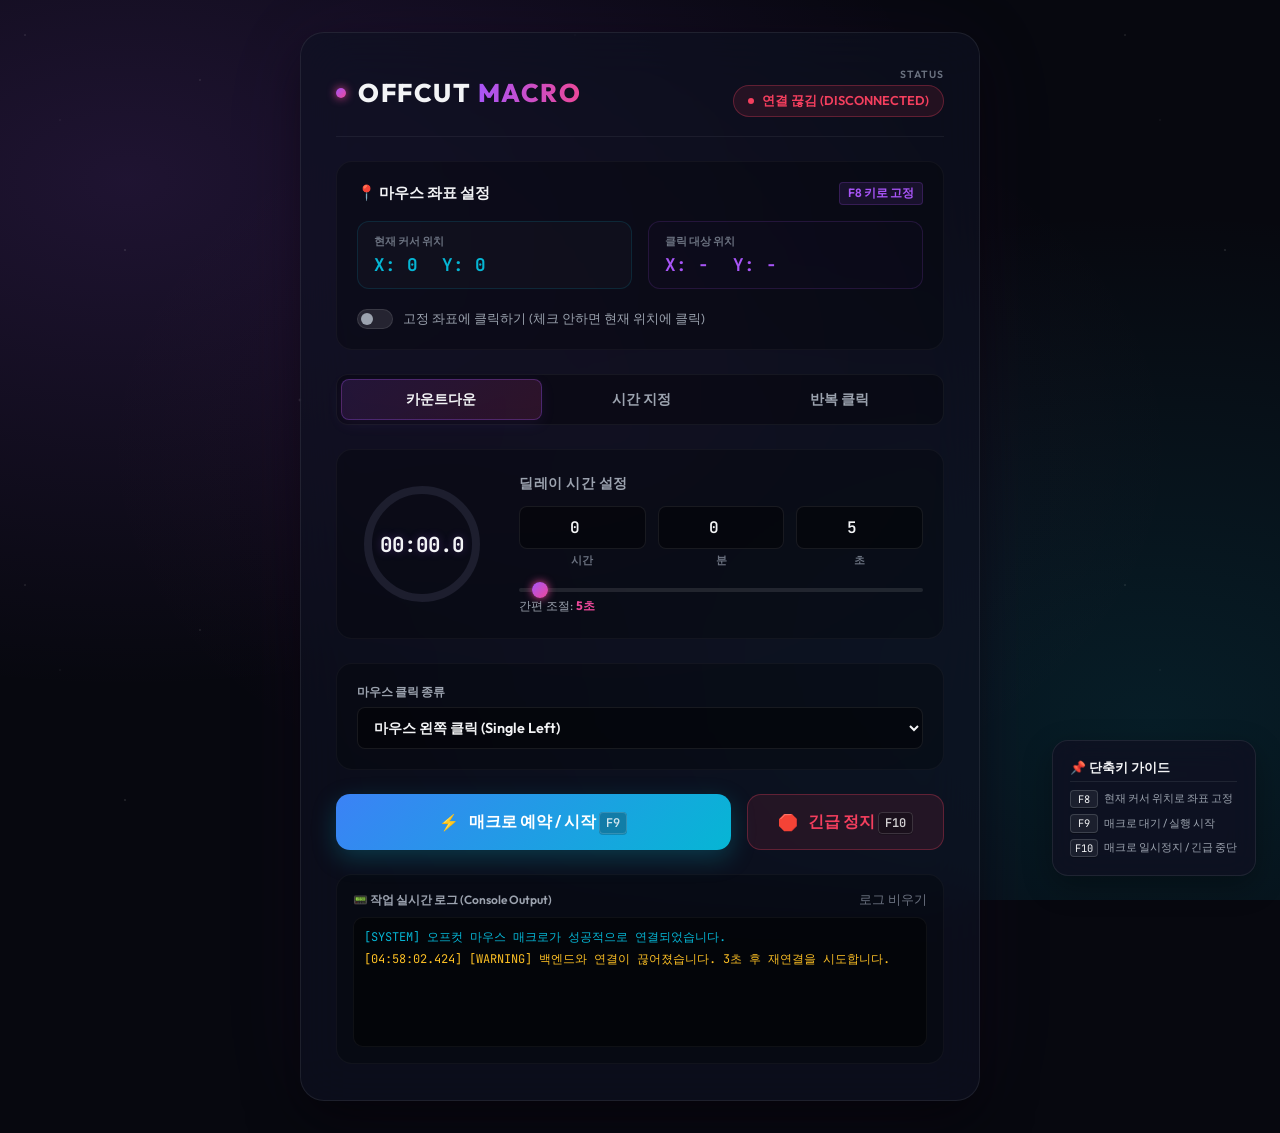
<file: index.html>
<!DOCTYPE html>
<html lang="ko">
<head>
    <meta charset="UTF-8">
    <meta name="viewport" content="width=device-width, initial-scale=1.0">
    <title>오프컷 마우스 매크로 (Offcut Mouse Macro)</title>
    <link rel="stylesheet" href="style.css">
    <!-- Google Fonts for premium typography -->
    <link rel="preconnect" href="https://fonts.googleapis.com">
    <link rel="preconnect" href="https://fonts.gstatic.com" crossorigin>
    <link href="https://fonts.googleapis.com/css2?family=Outfit:wght@300;400;600;800&family=JetBrains+Mono:wght@400;700&display=swap" rel="stylesheet">
</head>
<body>
    <div class="stars-bg"></div>
    <div class="container">
        <!-- Main Card -->
        <main class="app-card">
            
            <!-- Header Section -->
            <header class="app-header">
                <div class="logo-area">
                    <span class="logo-dot"></span>
                    <h1 id="main-title">OFFCUT <span>MACRO</span></h1>
                </div>
                <!-- Status Badge -->
                <div class="status-panel">
                    <span class="status-label">STATUS</span>
                    <div id="status-badge" class="badge idle">
                        <span class="badge-dot"></span>
                        <span id="status-text">대기 중 (IDLE)</span>
                    </div>
                </div>
            </header>

            <!-- Coordinate Panel (X, Y) -->
            <section class="coord-section card-inner">
                <div class="coordinate-header">
                    <h2><span class="icon">📍</span> 마우스 좌표 설정</h2>
                    <span class="hotkey-hint">F8 키로 고정</span>
                </div>
                
                <div class="coordinate-layout">
                    <!-- Real-time position tracking -->
                    <div class="coord-box live">
                        <span class="coord-title">현재 커서 위치</span>
                        <div class="coord-vals">
                            <div>X: <span id="live-x">0</span></div>
                            <div>Y: <span id="live-y">0</span></div>
                        </div>
                    </div>

                    <!-- Target / Locked Position -->
                    <div class="coord-box locked">
                        <span class="coord-title">클릭 대상 위치</span>
                        <div class="coord-vals" id="locked-coord-display">
                            <div>X: <span id="lock-x">-</span></div>
                            <div>Y: <span id="lock-y">-</span></div>
                        </div>
                    </div>
                </div>

                <div class="coord-controls">
                    <label class="toggle-switch">
                        <input type="checkbox" id="use-locked-coords">
                        <span class="slider"></span>
                        <span class="toggle-label">고정 좌표에 클릭하기 (체크 안하면 현재 위치에 클릭)</span>
                    </label>
                </div>
            </section>

            <!-- Mode Selector Tabs -->
            <nav class="mode-tabs">
                <button class="tab-btn active" data-tab="countdown">카운트다운</button>
                <button class="tab-btn" data-tab="scheduled">시간 지정</button>
                <button class="tab-btn" data-tab="interval">반복 클릭</button>
            </nav>

            <!-- Configurations Content -->
            <section class="config-content card-inner">
                
                <!-- 1. Countdown Mode Panel -->
                <div class="tab-pane active" id="pane-countdown">
                    <div class="countdown-layout">
                        <!-- Left: Circular Visual Gauge -->
                        <div class="gauge-column">
                            <div class="progress-ring-container">
                                <svg class="progress-ring" width="130" height="130">
                                    <circle class="progress-ring__circle-bg" stroke="#1d1e2e" stroke-width="8" fill="transparent" r="54" cx="65" cy="65" />
                                    <circle class="progress-ring__circle" id="progress-ring-circle" stroke="url(#gradient)" stroke-width="8" fill="transparent" r="54" cx="65" cy="65" />
                                    <defs>
                                        <linearGradient id="gradient" x1="0%" y1="0%" x2="100%" y2="100%">
                                            <stop offset="0%" stop-color="#a855f7" />
                                            <stop offset="100%" stop-color="#ec4899" />
                                        </linearGradient>
                                    </defs>
                                </svg>
                                <div class="countdown-timer-display" id="time-display">00:00.0</div>
                            </div>
                        </div>
                        
                        <!-- Right: Numerical Controls -->
                        <div class="inputs-column">
                            <h3>딜레이 시간 설정</h3>
                            <div class="delay-inputs">
                                <div class="number-input-group">
                                    <input type="number" id="delay-h" min="0" max="99" value="0">
                                    <label>시간</label>
                                </div>
                                <div class="number-input-group">
                                    <input type="number" id="delay-m" min="0" max="59" value="0">
                                    <label>분</label>
                                </div>
                                <div class="number-input-group">
                                    <input type="number" id="delay-s" min="0" max="59" value="5">
                                    <label>초</label>
                                </div>
                            </div>
                            <div class="slider-container">
                                <input type="range" id="delay-slider" min="1" max="120" value="5">
                                <span class="slider-value">간편 조절: <strong id="slider-val-display">5초</strong></span>
                            </div>
                        </div>
                    </div>
                </div>

                <!-- 2. Scheduled Absolute Time Mode Panel -->
                <div class="tab-pane" id="pane-scheduled">
                    <h3>클릭할 목표 시각 설정</h3>
                    <p class="pane-description">정해진 서버 시간/로컬 시간에 정밀하게 1회 클릭을 예약합니다. (티켓팅 및 수강신청에 유용)</p>
                    
                    <div class="datetime-grid">
                        <div class="datetime-picker-wrapper">
                            <label for="schedule-date">예약 일자 및 시각</label>
                            <input type="datetime-local" id="schedule-date">
                        </div>
                        
                        <div class="ms-input-wrapper">
                            <label for="schedule-ms">밀리초 설정 (ms)</label>
                            <div class="ms-input-box">
                                <input type="number" id="schedule-ms" min="0" max="999" value="0" placeholder="0">
                                <span class="unit">ms</span>
                            </div>
                        </div>
                    </div>

                    <div class="realtime-clock-box">
                        <span>현재 로컬 시각:</span>
                        <strong id="live-clock">2026-05-26 00:00:00.000</strong>
                    </div>
                </div>

                <!-- 3. Interval Clicker Mode Panel -->
                <div class="tab-pane" id="pane-interval">
                    <h3>클릭 반복 주기 및 횟수</h3>
                    <p class="pane-description">종료하거나 지정 횟수에 다다를 때까지 반복해서 계속 클릭합니다.</p>
                    
                    <div class="interval-options">
                        <div class="option-row">
                            <label for="click-interval">클릭 간격 (주기)</label>
                            <div class="input-with-unit">
                                <input type="number" id="click-interval" min="1" value="100">
                                <select id="interval-unit">
                                    <option value="ms">밀리초 (ms)</option>
                                    <option value="s">초 (s)</option>
                                </select>
                            </div>
                        </div>

                        <div class="option-row">
                            <label>클릭 횟수</label>
                            <div class="limit-selector">
                                <label class="radio-label">
                                    <input type="radio" name="click-limit-type" id="limit-infinite" checked>
                                    <span>무한 반복</span>
                                </label>
                                <label class="radio-label">
                                    <input type="radio" name="click-limit-type" id="limit-number">
                                    <span>지정 횟수</span>
                                </label>
                                <input type="number" id="click-count" min="1" value="10" disabled>
                            </div>
                        </div>
                    </div>
                </div>

            </section>

            <!-- Global Action Parameter Settings -->
            <section class="click-settings card-inner">
                <div class="settings-grid">
                    <div class="setting-item">
                        <label for="click-type-select">마우스 클릭 종류</label>
                        <select id="click-type-select">
                            <option value="left" selected>마우스 왼쪽 클릭 (Single Left)</option>
                            <option value="right">마우스 오른쪽 클릭 (Single Right)</option>
                            <option value="double">마우스 왼쪽 더블 클릭 (Double Left)</option>
                        </select>
                    </div>
                </div>
            </section>

            <!-- Run & Stop Action Buttons -->
            <footer class="app-actions">
                <button id="btn-start" class="btn primary">
                    <span class="btn-ripple"></span>
                    <span class="btn-icon">⚡</span>
                    <span class="btn-text">매크로 예약 / 시작 <kbd>F9</kbd></span>
                </button>
                <button id="btn-stop" class="btn secondary">
                    <span class="btn-ripple"></span>
                    <span class="btn-icon">🛑</span>
                    <span class="btn-text">긴급 정지 <kbd>F10</kbd></span>
                </button>
            </footer>

            <!-- Live Operations Console Log -->
            <section class="console-section card-inner">
                <div class="console-header">
                    <span>📟 작업 실시간 로그 (Console Output)</span>
                    <button id="btn-clear-log" class="text-btn">로그 비우기</button>
                </div>
                <div id="console-log" class="console-log">
                    <div class="log-line system">[SYSTEM] 오프컷 마우스 매크로가 성공적으로 연결되었습니다.</div>
                </div>
            </section>

        </main>
    </div>

    <!-- Hotkeys floating helper sheet -->
    <div class="hotkey-sheet">
        <h3>📌 단축키 가이드</h3>
        <ul>
            <li><kbd>F8</kbd> 현재 커서 위치로 좌표 고정</li>
            <li><kbd>F9</kbd> 매크로 대기 / 실행 시작</li>
            <li><kbd>F10</kbd> 매크로 일시정지 / 긴급 중단</li>
        </ul>
    </div>
    <script src="script.js"></script>
</body>
</html>
</file>
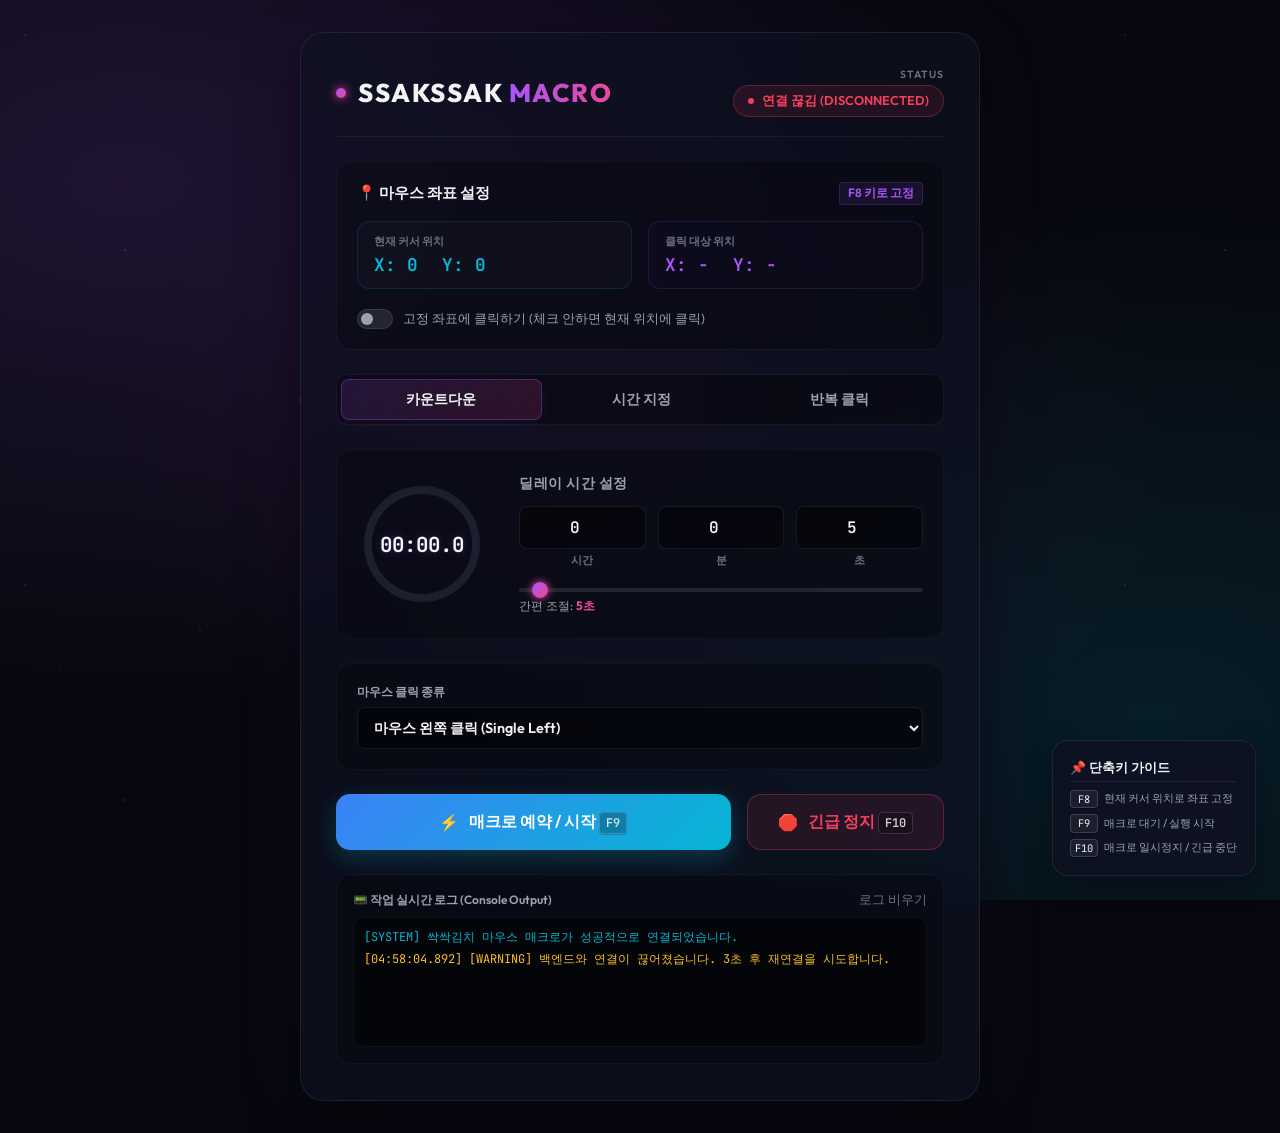
<file: legacy_unused/index.html>
<!DOCTYPE html>
<html lang="ko">
<head>
    <meta charset="UTF-8">
    <meta name="viewport" content="width=device-width, initial-scale=1.0">
    <title>싹싹김치 마우스 매크로 (SsakSsak Macro)</title>
    <link rel="stylesheet" href="style.css">
    <!-- Google Fonts for premium typography -->
    <link rel="preconnect" href="https://fonts.googleapis.com">
    <link rel="preconnect" href="https://fonts.gstatic.com" crossorigin>
    <link href="https://fonts.googleapis.com/css2?family=Outfit:wght@300;400;600;800&family=JetBrains+Mono:wght@400;700&display=swap" rel="stylesheet">
</head>
<body>
    <div class="stars-bg"></div>
    <div class="container">
        <!-- Main Card -->
        <main class="app-card">
            
            <!-- Header Section -->
            <header class="app-header">
                <div class="logo-area">
                    <span class="logo-dot"></span>
                    <h1 id="main-title">SSAKSSAK <span>MACRO</span></h1>
                </div>
                <!-- Status Badge -->
                <div class="status-panel">
                    <span class="status-label">STATUS</span>
                    <div id="status-badge" class="badge idle">
                        <span class="badge-dot"></span>
                        <span id="status-text">대기 중 (IDLE)</span>
                    </div>
                </div>
            </header>

            <!-- Coordinate Panel (X, Y) -->
            <section class="coord-section card-inner">
                <div class="coordinate-header">
                    <h2><span class="icon">📍</span> 마우스 좌표 설정</h2>
                    <span class="hotkey-hint">F8 키로 고정</span>
                </div>
                
                <div class="coordinate-layout">
                    <!-- Real-time position tracking -->
                    <div class="coord-box live">
                        <span class="coord-title">현재 커서 위치</span>
                        <div class="coord-vals">
                            <div>X: <span id="live-x">0</span></div>
                            <div>Y: <span id="live-y">0</span></div>
                        </div>
                    </div>

                    <!-- Target / Locked Position -->
                    <div class="coord-box locked">
                        <span class="coord-title">클릭 대상 위치</span>
                        <div class="coord-vals" id="locked-coord-display">
                            <div>X: <span id="lock-x">-</span></div>
                            <div>Y: <span id="lock-y">-</span></div>
                        </div>
                    </div>
                </div>

                <div class="coord-controls">
                    <label class="toggle-switch">
                        <input type="checkbox" id="use-locked-coords">
                        <span class="slider"></span>
                        <span class="toggle-label">고정 좌표에 클릭하기 (체크 안하면 현재 위치에 클릭)</span>
                    </label>
                </div>
            </section>

            <!-- Mode Selector Tabs -->
            <nav class="mode-tabs">
                <button class="tab-btn active" data-tab="countdown">카운트다운</button>
                <button class="tab-btn" data-tab="scheduled">시간 지정</button>
                <button class="tab-btn" data-tab="interval">반복 클릭</button>
            </nav>

            <!-- Configurations Content -->
            <section class="config-content card-inner">
                
                <!-- 1. Countdown Mode Panel -->
                <div class="tab-pane active" id="pane-countdown">
                    <div class="countdown-layout">
                        <!-- Left: Circular Visual Gauge -->
                        <div class="gauge-column">
                            <div class="progress-ring-container">
                                <svg class="progress-ring" width="130" height="130">
                                    <circle class="progress-ring__circle-bg" stroke="#1d1e2e" stroke-width="8" fill="transparent" r="54" cx="65" cy="65" />
                                    <circle class="progress-ring__circle" id="progress-ring-circle" stroke="url(#gradient)" stroke-width="8" fill="transparent" r="54" cx="65" cy="65" />
                                    <defs>
                                        <linearGradient id="gradient" x1="0%" y1="0%" x2="100%" y2="100%">
                                            <stop offset="0%" stop-color="#a855f7" />
                                            <stop offset="100%" stop-color="#ec4899" />
                                        </linearGradient>
                                    </defs>
                                </svg>
                                <div class="countdown-timer-display" id="time-display">00:00.0</div>
                            </div>
                        </div>
                        
                        <!-- Right: Numerical Controls -->
                        <div class="inputs-column">
                            <h3>딜레이 시간 설정</h3>
                            <div class="delay-inputs">
                                <div class="number-input-group">
                                    <input type="number" id="delay-h" min="0" max="99" value="0">
                                    <label>시간</label>
                                </div>
                                <div class="number-input-group">
                                    <input type="number" id="delay-m" min="0" max="59" value="0">
                                    <label>분</label>
                                </div>
                                <div class="number-input-group">
                                    <input type="number" id="delay-s" min="0" max="59" value="5">
                                    <label>초</label>
                                </div>
                            </div>
                            <div class="slider-container">
                                <input type="range" id="delay-slider" min="1" max="120" value="5">
                                <span class="slider-value">간편 조절: <strong id="slider-val-display">5초</strong></span>
                            </div>
                        </div>
                    </div>
                </div>

                <!-- 2. Scheduled Absolute Time Mode Panel -->
                <div class="tab-pane" id="pane-scheduled">
                    <h3>클릭할 목표 시각 설정</h3>
                    <p class="pane-description">정해진 서버 시간/로컬 시간에 정밀하게 1회 클릭을 예약합니다. (티켓팅 및 수강신청에 유용)</p>
                    
                    <div class="datetime-grid">
                        <div class="datetime-picker-wrapper">
                            <label for="schedule-date">예약 일자 및 시각</label>
                            <input type="datetime-local" id="schedule-date">
                        </div>
                        
                        <div class="ms-input-wrapper">
                            <label for="schedule-ms">밀리초 설정 (ms)</label>
                            <div class="ms-input-box">
                                <input type="number" id="schedule-ms" min="0" max="999" value="0" placeholder="0">
                                <span class="unit">ms</span>
                            </div>
                        </div>
                    </div>

                    <div class="realtime-clock-box">
                        <span>현재 로컬 시각:</span>
                        <strong id="live-clock">2026-05-26 00:00:00.000</strong>
                    </div>
                </div>

                <!-- 3. Interval Clicker Mode Panel -->
                <div class="tab-pane" id="pane-interval">
                    <h3>클릭 반복 주기 및 횟수</h3>
                    <p class="pane-description">종료하거나 지정 횟수에 다다를 때까지 반복해서 계속 클릭합니다.</p>
                    
                    <div class="interval-options">
                        <div class="option-row">
                            <label for="click-interval">클릭 간격 (주기)</label>
                            <div class="input-with-unit">
                                <input type="number" id="click-interval" min="1" value="100">
                                <select id="interval-unit">
                                    <option value="ms">밀리초 (ms)</option>
                                    <option value="s">초 (s)</option>
                                </select>
                            </div>
                        </div>

                        <div class="option-row">
                            <label>클릭 횟수</label>
                            <div class="limit-selector">
                                <label class="radio-label">
                                    <input type="radio" name="click-limit-type" id="limit-infinite" checked>
                                    <span>무한 반복</span>
                                </label>
                                <label class="radio-label">
                                    <input type="radio" name="click-limit-type" id="limit-number">
                                    <span>지정 횟수</span>
                                </label>
                                <input type="number" id="click-count" min="1" value="10" disabled>
                            </div>
                        </div>
                    </div>
                </div>

            </section>

            <!-- Global Action Parameter Settings -->
            <section class="click-settings card-inner">
                <div class="settings-grid">
                    <div class="setting-item">
                        <label for="click-type-select">마우스 클릭 종류</label>
                        <select id="click-type-select">
                            <option value="left" selected>마우스 왼쪽 클릭 (Single Left)</option>
                            <option value="right">마우스 오른쪽 클릭 (Single Right)</option>
                            <option value="double">마우스 왼쪽 더블 클릭 (Double Left)</option>
                        </select>
                    </div>
                </div>
            </section>

            <!-- Run & Stop Action Buttons -->
            <footer class="app-actions">
                <button id="btn-start" class="btn primary">
                    <span class="btn-ripple"></span>
                    <span class="btn-icon">⚡</span>
                    <span class="btn-text">매크로 예약 / 시작 <kbd>F9</kbd></span>
                </button>
                <button id="btn-stop" class="btn secondary">
                    <span class="btn-ripple"></span>
                    <span class="btn-icon">🛑</span>
                    <span class="btn-text">긴급 정지 <kbd>F10</kbd></span>
                </button>
            </footer>

            <!-- Live Operations Console Log -->
            <section class="console-section card-inner">
                <div class="console-header">
                    <span>📟 작업 실시간 로그 (Console Output)</span>
                    <button id="btn-clear-log" class="text-btn">로그 비우기</button>
                </div>
                <div id="console-log" class="console-log">
                    <div class="log-line system">[SYSTEM] 싹싹김치 마우스 매크로가 성공적으로 연결되었습니다.</div>
                </div>
            </section>

        </main>
    </div>

    <!-- Hotkeys floating helper sheet -->
    <div class="hotkey-sheet">
        <h3>📌 단축키 가이드</h3>
        <ul>
            <li><kbd>F8</kbd> 현재 커서 위치로 좌표 고정</li>
            <li><kbd>F9</kbd> 매크로 대기 / 실행 시작</li>
            <li><kbd>F10</kbd> 매크로 일시정지 / 긴급 중단</li>
        </ul>
    </div>
    <script src="script.js"></script>
</body>
</html>
</file>
<file: style.css>
/* ----------------------------------------------------
   OFFCUT MOUSE MACRO - DESIGN SYSTEM
   Theme: Obsidian Glass & Cyberpunk Glow (Dark Mode Only)
   ---------------------------------------------------- */

:root {
    --bg-dark: #07080f;
    --card-bg: rgba(15, 17, 34, 0.65);
    --card-border: rgba(255, 255, 255, 0.08);
    --card-hover-border: rgba(168, 85, 247, 0.4);
    
    /* Neon Palettes */
    --accent-purple: #a855f7;
    --accent-magenta: #ec4899;
    --accent-cyan: #06b6d4;
    --accent-blue: #3b82f6;
    --accent-red: #f43f5e;
    
    --text-primary: #f3f4f6;
    --text-secondary: #9ca3af;
    --text-muted: #6b7280;
    
    --font-ui: 'Outfit', sans-serif;
    --font-mono: 'JetBrains Mono', monospace;
    
    --transition-smooth: all 0.3s cubic-bezier(0.4, 0, 0.2, 1);
    --transition-quick: all 0.15s ease;
}

/* Reset */
* {
    margin: 0;
    padding: 0;
    box-sizing: border-box;
}

body {
    background-color: var(--bg-dark);
    background-image: 
        radial-gradient(at 10% 20%, rgba(168, 85, 247, 0.15) 0px, transparent 50%),
        radial-gradient(at 90% 80%, rgba(6, 182, 212, 0.12) 0px, transparent 50%),
        radial-gradient(at 50% 50%, rgba(236, 72, 153, 0.05) 0px, transparent 60%);
    background-attachment: fixed;
    color: var(--text-primary);
    font-family: var(--font-ui);
    min-height: 100vh;
    display: flex;
    justify-content: center;
    align-items: center;
    padding: 2rem;
    overflow-x: hidden;
}

/* Star field background effect */
.stars-bg {
    position: fixed;
    top: 0;
    left: 0;
    width: 100%;
    height: 100%;
    pointer-events: none;
    z-index: -1;
    background-image: 
        radial-gradient(1px 1px at 25px 35px, #fff, rgba(0,0,0,0)),
        radial-gradient(1px 1px at 60px 120px, rgba(255,255,255,0.5), rgba(0,0,0,0)),
        radial-gradient(1.5px 1.5px at 125px 250px, rgba(255,255,255,0.7), rgba(0,0,0,0)),
        radial-gradient(1px 1px at 200px 80px, #fff, rgba(0,0,0,0)),
        radial-gradient(2px 2px at 300px 400px, rgba(255,255,255,0.8), rgba(0,0,0,0));
    background-repeat: repeat;
    background-size: 550px 550px;
    opacity: 0.25;
    animation: starsFloating 120s linear infinite;
}

@keyframes starsFloating {
    from { background-position: 0 0; }
    to { background-position: 550px 1100px; }
}

/* Custom Scrollbar */
::-webkit-scrollbar {
    width: 6px;
    height: 6px;
}
::-webkit-scrollbar-track {
    background: rgba(0, 0, 0, 0.2);
}
::-webkit-scrollbar-thumb {
    background: rgba(168, 85, 247, 0.3);
    border-radius: 4px;
}
::-webkit-scrollbar-thumb:hover {
    background: rgba(168, 85, 247, 0.6);
}

/* Main Container Layout */
.container {
    width: 100%;
    max-width: 680px;
    z-index: 10;
}

/* Glassmorphism Card Frame */
.app-card {
    background: var(--card-bg);
    border: 1px solid var(--card-border);
    backdrop-filter: blur(25px);
    -webkit-backdrop-filter: blur(25px);
    border-radius: 24px;
    box-shadow: 
        0 20px 50px rgba(0, 0, 0, 0.5),
        0 0 100px rgba(168, 85, 247, 0.05);
    padding: 2.2rem;
    display: flex;
    flex-direction: column;
    gap: 1.5rem;
    transition: var(--transition-smooth);
}

/* Shared Inner Layout Blocks */
.card-inner {
    background: rgba(0, 0, 0, 0.25);
    border: 1px solid rgba(255, 255, 255, 0.04);
    border-radius: 16px;
    padding: 1.25rem;
    transition: var(--transition-smooth);
}
.card-inner:hover {
    border-color: rgba(255, 255, 255, 0.08);
}

/* App Header styling */
.app-header {
    display: flex;
    justify-content: space-between;
    align-items: center;
    border-bottom: 1px solid rgba(255, 255, 255, 0.06);
    padding-bottom: 1.2rem;
}

.logo-area {
    display: flex;
    align-items: center;
    gap: 0.75rem;
}
.logo-dot {
    width: 10px;
    height: 10px;
    background: linear-gradient(135deg, var(--accent-purple), var(--accent-magenta));
    border-radius: 50%;
    box-shadow: 0 0 10px var(--accent-magenta);
    display: inline-block;
    animation: pulseGlow 2s infinite ease-in-out;
}

.logo-area h1 {
    font-size: 1.6rem;
    font-weight: 800;
    letter-spacing: 1.5px;
    color: var(--text-primary);
}
.logo-area h1 span {
    background: linear-gradient(to right, var(--accent-purple), var(--accent-magenta));
    -webkit-background-clip: text;
    -webkit-text-fill-color: transparent;
}

.status-panel {
    display: flex;
    flex-direction: column;
    align-items: flex-end;
    gap: 4px;
}
.status-label {
    font-size: 0.65rem;
    font-weight: 600;
    color: var(--text-muted);
    letter-spacing: 1px;
}

/* Badge system */
.badge {
    display: flex;
    align-items: center;
    gap: 8px;
    padding: 6px 14px;
    border-radius: 50px;
    font-size: 0.8rem;
    font-weight: 600;
    transition: var(--transition-smooth);
}
.badge-dot {
    width: 6px;
    height: 6px;
    border-radius: 50%;
}

.badge.idle {
    background: rgba(255, 255, 255, 0.05);
    border: 1px solid rgba(255, 255, 255, 0.1);
    color: var(--text-secondary);
}
.badge.idle .badge-dot { background: var(--text-muted); }

.badge.armed {
    background: rgba(6, 182, 212, 0.1);
    border: 1px solid rgba(6, 182, 212, 0.3);
    color: var(--accent-cyan);
    box-shadow: 0 0 12px rgba(6, 182, 212, 0.15);
}
.badge.armed .badge-dot { 
    background: var(--accent-cyan); 
    animation: pulseGlow 1s infinite alternate;
}

.badge.clicking {
    background: rgba(236, 72, 153, 0.1);
    border: 1px solid rgba(236, 72, 153, 0.3);
    color: var(--accent-magenta);
    box-shadow: 0 0 12px rgba(236, 72, 153, 0.15);
}
.badge.clicking .badge-dot { 
    background: var(--accent-magenta); 
    animation: flashFast 0.4s infinite;
}

.badge.stopped {
    background: rgba(244, 63, 94, 0.1);
    border: 1px solid rgba(244, 63, 94, 0.3);
    color: var(--accent-red);
}
.badge.stopped .badge-dot { background: var(--accent-red); }

@keyframes flashFast {
    0%, 100% { opacity: 0.2; }
    50% { opacity: 1; }
}

/* Coordinate Section styling */
.coord-section {
    display: flex;
    flex-direction: column;
    gap: 1rem;
}
.coordinate-header {
    display: flex;
    justify-content: space-between;
    align-items: center;
}
.coordinate-header h2 {
    font-size: 0.95rem;
    font-weight: 600;
}
.hotkey-hint {
    font-size: 0.75rem;
    color: var(--accent-purple);
    font-weight: 600;
    background: rgba(168, 85, 247, 0.1);
    padding: 2px 8px;
    border-radius: 4px;
    border: 1px solid rgba(168, 85, 247, 0.2);
}

.coordinate-layout {
    display: grid;
    grid-template-columns: 1fr 1fr;
    gap: 1rem;
}
.coord-box {
    padding: 0.75rem 1rem;
    border-radius: 12px;
    background: rgba(255, 255, 255, 0.02);
    border: 1px solid rgba(255, 255, 255, 0.05);
    display: flex;
    flex-direction: column;
    gap: 4px;
}
.coord-box.live {
    border-color: rgba(6, 182, 212, 0.15);
}
.coord-box.locked {
    border-color: rgba(168, 85, 247, 0.15);
    background: rgba(168, 85, 247, 0.02);
}

.coord-title {
    font-size: 0.7rem;
    font-weight: 600;
    color: var(--text-muted);
}
.coord-vals {
    display: flex;
    gap: 1.5rem;
    font-family: var(--font-mono);
    font-size: 1.1rem;
    font-weight: 700;
    color: var(--text-primary);
}
.coord-box.live .coord-vals {
    color: var(--accent-cyan);
}
.coord-box.locked .coord-vals {
    color: var(--accent-purple);
}

.coord-controls {
    display: flex;
    justify-content: flex-start;
    margin-top: 4px;
}

/* Custom Toggle Switch */
.toggle-switch {
    display: flex;
    align-items: center;
    gap: 10px;
    cursor: pointer;
    user-select: none;
    font-size: 0.8rem;
    color: var(--text-secondary);
}
.toggle-switch input {
    display: none;
}
.toggle-switch .slider {
    position: relative;
    width: 36px;
    height: 20px;
    background-color: rgba(255, 255, 255, 0.1);
    border-radius: 100px;
    transition: var(--transition-quick);
    border: 1px solid rgba(255, 255, 255, 0.1);
}
.toggle-switch .slider::before {
    content: "";
    position: absolute;
    height: 12px;
    width: 12px;
    left: 3px;
    bottom: 3px;
    background-color: var(--text-secondary);
    border-radius: 50%;
    transition: var(--transition-quick);
}
.toggle-switch input:checked + .slider {
    background-color: rgba(168, 85, 247, 0.2);
    border-color: var(--accent-purple);
}
.toggle-switch input:checked + .slider::before {
    transform: translateX(16px);
    background-color: var(--accent-purple);
    box-shadow: 0 0 8px var(--accent-purple);
}
.toggle-label {
    transition: var(--transition-quick);
}
.toggle-switch input:checked ~ .toggle-label {
    color: var(--text-primary);
}

/* Tab Menu */
.mode-tabs {
    display: flex;
    background: rgba(0, 0, 0, 0.3);
    padding: 4px;
    border-radius: 12px;
    border: 1px solid rgba(255, 255, 255, 0.05);
}
.tab-btn {
    flex: 1;
    background: transparent;
    border: none;
    color: var(--text-secondary);
    padding: 10px 0;
    font-family: var(--font-ui);
    font-size: 0.9rem;
    font-weight: 600;
    border-radius: 8px;
    cursor: pointer;
    transition: var(--transition-quick);
}
.tab-btn:hover {
    color: var(--text-primary);
    background: rgba(255, 255, 255, 0.03);
}
.tab-btn.active {
    color: var(--text-primary);
    background: linear-gradient(135deg, rgba(168, 85, 247, 0.15), rgba(236, 72, 153, 0.15));
    border: 1px solid rgba(168, 85, 247, 0.3);
    box-shadow: 0 4px 15px rgba(168, 85, 247, 0.08);
}

/* Tab Panels Content */
.config-content {
    min-height: 190px;
    display: flex;
    flex-direction: column;
    justify-content: center;
}
.tab-pane {
    display: none;
    width: 100%;
}
.tab-pane.active {
    display: block;
    animation: fadeIn 0.3s ease-out;
}

@keyframes fadeIn {
    from { opacity: 0; transform: translateY(6px); }
    to { opacity: 1; transform: translateY(0); }
}

.pane-description {
    font-size: 0.8rem;
    color: var(--text-secondary);
    margin-top: 4px;
    margin-bottom: 1.25rem;
}

/* Tab 1: Countdown style */
.countdown-layout {
    display: flex;
    align-items: center;
    gap: 2rem;
}

.progress-ring-container {
    position: relative;
    display: flex;
    justify-content: center;
    align-items: center;
}
.progress-ring__circle {
    transform: rotate(-90deg);
    transform-origin: 50% 50%;
    stroke-linecap: round;
    transition: stroke-dashoffset 0.1s linear;
}
.countdown-timer-display {
    position: absolute;
    font-family: var(--font-mono);
    font-size: 1.3rem;
    font-weight: 700;
    color: var(--text-primary);
    text-shadow: 0 0 10px rgba(168, 85, 247, 0.3);
}

.inputs-column {
    flex: 1;
    display: flex;
    flex-direction: column;
    gap: 0.85rem;
}
.inputs-column h3 {
    font-size: 0.85rem;
    color: var(--text-secondary);
    text-transform: uppercase;
    letter-spacing: 0.5px;
}

.delay-inputs {
    display: flex;
    gap: 0.75rem;
}
.number-input-group {
    flex: 1;
    display: flex;
    flex-direction: column;
    gap: 4px;
}
.number-input-group label {
    font-size: 0.7rem;
    color: var(--text-muted);
    text-align: center;
    font-weight: 600;
}
.number-input-group input,
.ms-input-box input,
.input-with-unit input,
.limit-selector input[type="number"],
select,
input[type="datetime-local"] {
    background: rgba(0, 0, 0, 0.4);
    border: 1px solid rgba(255, 255, 255, 0.08);
    border-radius: 8px;
    color: var(--text-primary);
    padding: 10px;
    font-family: var(--font-mono);
    font-size: 1rem;
    font-weight: 600;
    text-align: center;
    width: 100%;
    outline: none;
    transition: var(--transition-quick);
}
.number-input-group input:focus,
.ms-input-box input:focus,
.input-with-unit input:focus,
select:focus,
input[type="datetime-local"]:focus {
    border-color: var(--accent-purple);
    box-shadow: 0 0 10px rgba(168, 85, 247, 0.15);
}

.slider-container {
    display: flex;
    flex-direction: column;
    gap: 6px;
    margin-top: 6px;
}
.slider-value {
    font-size: 0.75rem;
    color: var(--text-secondary);
}
.slider-value strong {
    color: var(--accent-magenta);
}

/* Custom Styled Range Input */
input[type="range"] {
    -webkit-appearance: none;
    width: 100%;
    height: 4px;
    background: rgba(255, 255, 255, 0.1);
    border-radius: 100px;
    outline: none;
}
input[type="range"]::-webkit-slider-thumb {
    -webkit-appearance: none;
    width: 16px;
    height: 16px;
    border-radius: 50%;
    background: linear-gradient(135deg, var(--accent-purple), var(--accent-magenta));
    cursor: pointer;
    box-shadow: 0 0 8px var(--accent-magenta);
    transition: var(--transition-quick);
}
input[type="range"]::-webkit-slider-thumb:hover {
    transform: scale(1.2);
}

/* Tab 2: Scheduled specific time style */
.datetime-grid {
    display: grid;
    grid-template-columns: 2fr 1fr;
    gap: 1rem;
    margin-bottom: 1.25rem;
}
.datetime-picker-wrapper,
.ms-input-wrapper {
    display: flex;
    flex-direction: column;
    gap: 6px;
}
.datetime-picker-wrapper label,
.ms-input-wrapper label {
    font-size: 0.75rem;
    color: var(--text-secondary);
    font-weight: 600;
}

input[type="datetime-local"] {
    font-family: var(--font-ui);
    text-align: left;
    padding-left: 12px;
}

.ms-input-box {
    position: relative;
    display: flex;
    align-items: center;
}
.ms-input-box input {
    padding-right: 40px;
}
.ms-input-box .unit {
    position: absolute;
    right: 12px;
    font-size: 0.75rem;
    color: var(--text-muted);
    font-family: var(--font-ui);
    font-weight: 600;
}

.realtime-clock-box {
    background: rgba(168, 85, 247, 0.05);
    border: 1px solid rgba(168, 85, 247, 0.1);
    border-radius: 10px;
    padding: 10px 14px;
    display: flex;
    justify-content: space-between;
    font-size: 0.8rem;
    color: var(--text-secondary);
}
.realtime-clock-box strong {
    font-family: var(--font-mono);
    color: var(--accent-purple);
    font-weight: 700;
}

/* Tab 3: Repeat Interval Style */
.interval-options {
    display: flex;
    flex-direction: column;
    gap: 1rem;
}
.option-row {
    display: grid;
    grid-template-columns: 1fr 2fr;
    align-items: center;
    gap: 1rem;
}
.option-row label {
    font-size: 0.85rem;
    color: var(--text-secondary);
    font-weight: 600;
}

.input-with-unit {
    display: grid;
    grid-template-columns: 2fr 1.2fr;
    gap: 8px;
}
.input-with-unit select {
    font-family: var(--font-ui);
    font-size: 0.85rem;
    text-align: center;
    cursor: pointer;
}

.limit-selector {
    display: flex;
    align-items: center;
    gap: 12px;
}
.radio-label {
    display: flex;
    align-items: center;
    gap: 6px;
    cursor: pointer;
    font-size: 0.8rem;
    color: var(--text-secondary);
    user-select: none;
}
.radio-label input[type="radio"] {
    accent-color: var(--accent-purple);
    width: 14px;
    height: 14px;
}
.limit-selector input[type="number"] {
    width: 80px;
    padding: 8px;
    font-size: 0.9rem;
}
.limit-selector input[type="number"]:disabled {
    opacity: 0.2;
    pointer-events: none;
}

/* Unified Click Settings Card */
.click-settings .setting-item {
    display: flex;
    flex-direction: column;
    gap: 6px;
}
.click-settings label {
    font-size: 0.75rem;
    color: var(--text-secondary);
    font-weight: 600;
}
.click-settings select {
    font-family: var(--font-ui);
    text-align: left;
    padding-left: 12px;
    font-size: 0.9rem;
    cursor: pointer;
}

/* Action Buttons Area */
.app-actions {
    display: grid;
    grid-template-columns: 2fr 1fr;
    gap: 1rem;
}

.btn {
    border: none;
    border-radius: 14px;
    padding: 1rem;
    font-family: var(--font-ui);
    font-size: 1rem;
    font-weight: 600;
    cursor: pointer;
    display: flex;
    justify-content: center;
    align-items: center;
    gap: 10px;
    position: relative;
    overflow: hidden;
    transition: var(--transition-smooth);
}
.btn kbd {
    background: rgba(0, 0, 0, 0.25);
    border: 1px solid rgba(255, 255, 255, 0.15);
    border-radius: 4px;
    padding: 2px 6px;
    font-size: 0.75rem;
    font-family: var(--font-mono);
    color: rgba(255, 255, 255, 0.8);
    box-shadow: 0 1px 0 rgba(0, 0, 0, 0.2);
}

.btn.primary {
    background: linear-gradient(135deg, var(--accent-blue), var(--accent-cyan));
    color: #fff;
    box-shadow: 0 8px 25px rgba(6, 182, 212, 0.25);
}
.btn.primary:hover {
    box-shadow: 
        0 8px 30px rgba(6, 182, 212, 0.4),
        0 0 15px rgba(6, 182, 212, 0.2);
    transform: translateY(-2px);
}
.btn.primary:active {
    transform: translateY(0);
}

.btn.secondary {
    background: rgba(244, 63, 94, 0.1);
    border: 1px solid rgba(244, 63, 94, 0.3);
    color: var(--accent-red);
}
.btn.secondary:hover {
    background: rgba(244, 63, 94, 0.25);
    border-color: var(--accent-red);
    box-shadow: 0 0 15px rgba(244, 63, 94, 0.15);
    transform: translateY(-2px);
}
.btn.secondary:active {
    transform: translateY(0);
}

/* Button ripple anim helper */
.btn-ripple {
    position: absolute;
    background: rgba(255, 255, 255, 0.15);
    border-radius: 50%;
    transform: scale(0);
    animation: ripple 0.6s linear;
    pointer-events: none;
}
@keyframes ripple {
    to { transform: scale(4); opacity: 0; }
}

/* Console Log Panel */
.console-section {
    display: flex;
    flex-direction: column;
    gap: 8px;
    padding: 1rem;
}
.console-header {
    display: flex;
    justify-content: space-between;
    align-items: center;
    font-size: 0.75rem;
    color: var(--text-secondary);
    font-weight: 600;
}
.text-btn {
    background: none;
    border: none;
    color: var(--text-muted);
    cursor: pointer;
    font-family: var(--font-ui);
    transition: var(--transition-quick);
}
.text-btn:hover {
    color: var(--accent-magenta);
}

.console-log {
    background: rgba(0, 0, 0, 0.5);
    border: 1px solid rgba(255, 255, 255, 0.05);
    border-radius: 10px;
    height: 130px;
    overflow-y: auto;
    padding: 10px;
    font-family: var(--font-mono);
    font-size: 0.75rem;
    line-height: 1.5;
    display: flex;
    flex-direction: column;
    gap: 4px;
}
.log-line {
    color: var(--text-secondary);
}
.log-line.system {
    color: var(--accent-cyan);
}
.log-line.success {
    color: #10b981;
}
.log-line.warning {
    color: #fbbf24;
}
.log-line.error {
    color: var(--accent-red);
}

/* Floating Shortcuts Panel styling */
.hotkey-sheet {
    position: fixed;
    bottom: 24px;
    right: 24px;
    background: rgba(15, 17, 34, 0.85);
    border: 1px solid var(--card-border);
    backdrop-filter: blur(15px);
    -webkit-backdrop-filter: blur(15px);
    border-radius: 16px;
    padding: 1.1rem;
    box-shadow: 0 10px 30px rgba(0, 0, 0, 0.3);
    max-width: 250px;
    z-index: 100;
    transition: var(--transition-smooth);
    animation: sideSlideIn 0.5s cubic-bezier(0.18, 0.89, 0.32, 1.28);
}
.hotkey-sheet:hover {
    border-color: var(--card-hover-border);
    transform: translateY(-4px);
    box-shadow: 
        0 14px 35px rgba(0, 0, 0, 0.4),
        0 0 15px rgba(168, 85, 247, 0.08);
}

@keyframes sideSlideIn {
    from { opacity: 0; transform: translateX(50px); }
    to { opacity: 1; transform: translateX(0); }
}

.hotkey-sheet h3 {
    font-size: 0.8rem;
    font-weight: 600;
    color: var(--text-primary);
    margin-bottom: 8px;
    border-bottom: 1px solid rgba(255, 255, 255, 0.08);
    padding-bottom: 4px;
}
.hotkey-sheet ul {
    list-style: none;
    display: flex;
    flex-direction: column;
    gap: 6px;
}
.hotkey-sheet li {
    font-size: 0.7rem;
    color: var(--text-secondary);
    display: flex;
    align-items: center;
    gap: 6px;
    line-height: 1.4;
}
.hotkey-sheet kbd {
    background: rgba(255, 255, 255, 0.06);
    border: 1px solid rgba(255, 255, 255, 0.15);
    border-radius: 4px;
    padding: 1px 4px;
    font-size: 0.65rem;
    font-family: var(--font-mono);
    color: var(--text-primary);
    min-width: 28px;
    text-align: center;
    box-shadow: 0 1px 0 rgba(0, 0, 0, 0.3);
}

/* Custom animations */
@keyframes pulseGlow {
    0% { transform: scale(1); box-shadow: 0 0 6px var(--accent-magenta); }
    50% { transform: scale(1.15); box-shadow: 0 0 14px var(--accent-magenta); }
    100% { transform: scale(1); box-shadow: 0 0 6px var(--accent-magenta); }
}

/* Responsiveness adjustments */
@media (max-width: 768px) {
    body {
        padding: 1rem;
    }
    .app-card {
        padding: 1.25rem;
        border-radius: 16px;
    }
    .coordinate-layout {
        grid-template-columns: 1fr;
    }
    .countdown-layout {
        flex-direction: column;
        gap: 1.5rem;
    }
    .progress-ring-container {
        margin: 0 auto;
    }
    .datetime-grid {
        grid-template-columns: 1fr;
    }
    .app-actions {
        grid-template-columns: 1fr;
    }
    .hotkey-sheet {
        position: static;
        margin-top: 1rem;
        max-width: 100%;
        animation: none;
    }
}
</file>
<file: legacy_unused/style.css>
/* ----------------------------------------------------
   SSAKSSAK MOUSE MACRO - DESIGN SYSTEM
   Theme: Obsidian Glass & Cyberpunk Glow (Dark Mode Only)
   ---------------------------------------------------- */

:root {
    --bg-dark: #07080f;
    --card-bg: rgba(15, 17, 34, 0.65);
    --card-border: rgba(255, 255, 255, 0.08);
    --card-hover-border: rgba(168, 85, 247, 0.4);
    
    /* Neon Palettes */
    --accent-purple: #a855f7;
    --accent-magenta: #ec4899;
    --accent-cyan: #06b6d4;
    --accent-blue: #3b82f6;
    --accent-red: #f43f5e;
    
    --text-primary: #f3f4f6;
    --text-secondary: #9ca3af;
    --text-muted: #6b7280;
    
    --font-ui: 'Outfit', sans-serif;
    --font-mono: 'JetBrains Mono', monospace;
    
    --transition-smooth: all 0.3s cubic-bezier(0.4, 0, 0.2, 1);
    --transition-quick: all 0.15s ease;
}

/* Reset */
* {
    margin: 0;
    padding: 0;
    box-sizing: border-box;
}

body {
    background-color: var(--bg-dark);
    background-image: 
        radial-gradient(at 10% 20%, rgba(168, 85, 247, 0.15) 0px, transparent 50%),
        radial-gradient(at 90% 80%, rgba(6, 182, 212, 0.12) 0px, transparent 50%),
        radial-gradient(at 50% 50%, rgba(236, 72, 153, 0.05) 0px, transparent 60%);
    background-attachment: fixed;
    color: var(--text-primary);
    font-family: var(--font-ui);
    min-height: 100vh;
    display: flex;
    justify-content: center;
    align-items: center;
    padding: 2rem;
    overflow-x: hidden;
}

/* Star field background effect */
.stars-bg {
    position: fixed;
    top: 0;
    left: 0;
    width: 100%;
    height: 100%;
    pointer-events: none;
    z-index: -1;
    background-image: 
        radial-gradient(1px 1px at 25px 35px, #fff, rgba(0,0,0,0)),
        radial-gradient(1px 1px at 60px 120px, rgba(255,255,255,0.5), rgba(0,0,0,0)),
        radial-gradient(1.5px 1.5px at 125px 250px, rgba(255,255,255,0.7), rgba(0,0,0,0)),
        radial-gradient(1px 1px at 200px 80px, #fff, rgba(0,0,0,0)),
        radial-gradient(2px 2px at 300px 400px, rgba(255,255,255,0.8), rgba(0,0,0,0));
    background-repeat: repeat;
    background-size: 550px 550px;
    opacity: 0.25;
    animation: starsFloating 120s linear infinite;
}

@keyframes starsFloating {
    from { background-position: 0 0; }
    to { background-position: 550px 1100px; }
}

/* Custom Scrollbar */
::-webkit-scrollbar {
    width: 6px;
    height: 6px;
}
::-webkit-scrollbar-track {
    background: rgba(0, 0, 0, 0.2);
}
::-webkit-scrollbar-thumb {
    background: rgba(168, 85, 247, 0.3);
    border-radius: 4px;
}
::-webkit-scrollbar-thumb:hover {
    background: rgba(168, 85, 247, 0.6);
}

/* Main Container Layout */
.container {
    width: 100%;
    max-width: 680px;
    z-index: 10;
}

/* Glassmorphism Card Frame */
.app-card {
    background: var(--card-bg);
    border: 1px solid var(--card-border);
    backdrop-filter: blur(25px);
    -webkit-backdrop-filter: blur(25px);
    border-radius: 24px;
    box-shadow: 
        0 20px 50px rgba(0, 0, 0, 0.5),
        0 0 100px rgba(168, 85, 247, 0.05);
    padding: 2.2rem;
    display: flex;
    flex-direction: column;
    gap: 1.5rem;
    transition: var(--transition-smooth);
}

/* Shared Inner Layout Blocks */
.card-inner {
    background: rgba(0, 0, 0, 0.25);
    border: 1px solid rgba(255, 255, 255, 0.04);
    border-radius: 16px;
    padding: 1.25rem;
    transition: var(--transition-smooth);
}
.card-inner:hover {
    border-color: rgba(255, 255, 255, 0.08);
}

/* App Header styling */
.app-header {
    display: flex;
    justify-content: space-between;
    align-items: center;
    border-bottom: 1px solid rgba(255, 255, 255, 0.06);
    padding-bottom: 1.2rem;
}

.logo-area {
    display: flex;
    align-items: center;
    gap: 0.75rem;
}
.logo-dot {
    width: 10px;
    height: 10px;
    background: linear-gradient(135deg, var(--accent-purple), var(--accent-magenta));
    border-radius: 50%;
    box-shadow: 0 0 10px var(--accent-magenta);
    display: inline-block;
    animation: pulseGlow 2s infinite ease-in-out;
}

.logo-area h1 {
    font-size: 1.6rem;
    font-weight: 800;
    letter-spacing: 1.5px;
    color: var(--text-primary);
}
.logo-area h1 span {
    background: linear-gradient(to right, var(--accent-purple), var(--accent-magenta));
    -webkit-background-clip: text;
    -webkit-text-fill-color: transparent;
}

.status-panel {
    display: flex;
    flex-direction: column;
    align-items: flex-end;
    gap: 4px;
}
.status-label {
    font-size: 0.65rem;
    font-weight: 600;
    color: var(--text-muted);
    letter-spacing: 1px;
}

/* Badge system */
.badge {
    display: flex;
    align-items: center;
    gap: 8px;
    padding: 6px 14px;
    border-radius: 50px;
    font-size: 0.8rem;
    font-weight: 600;
    transition: var(--transition-smooth);
}
.badge-dot {
    width: 6px;
    height: 6px;
    border-radius: 50%;
}

.badge.idle {
    background: rgba(255, 255, 255, 0.05);
    border: 1px solid rgba(255, 255, 255, 0.1);
    color: var(--text-secondary);
}
.badge.idle .badge-dot { background: var(--text-muted); }

.badge.armed {
    background: rgba(6, 182, 212, 0.1);
    border: 1px solid rgba(6, 182, 212, 0.3);
    color: var(--accent-cyan);
    box-shadow: 0 0 12px rgba(6, 182, 212, 0.15);
}
.badge.armed .badge-dot { 
    background: var(--accent-cyan); 
    animation: pulseGlow 1s infinite alternate;
}

.badge.clicking {
    background: rgba(236, 72, 153, 0.1);
    border: 1px solid rgba(236, 72, 153, 0.3);
    color: var(--accent-magenta);
    box-shadow: 0 0 12px rgba(236, 72, 153, 0.15);
}
.badge.clicking .badge-dot { 
    background: var(--accent-magenta); 
    animation: flashFast 0.4s infinite;
}

.badge.stopped {
    background: rgba(244, 63, 94, 0.1);
    border: 1px solid rgba(244, 63, 94, 0.3);
    color: var(--accent-red);
}
.badge.stopped .badge-dot { background: var(--accent-red); }

@keyframes flashFast {
    0%, 100% { opacity: 0.2; }
    50% { opacity: 1; }
}

/* Coordinate Section styling */
.coord-section {
    display: flex;
    flex-direction: column;
    gap: 1rem;
}
.coordinate-header {
    display: flex;
    justify-content: space-between;
    align-items: center;
}
.coordinate-header h2 {
    font-size: 0.95rem;
    font-weight: 600;
}
.hotkey-hint {
    font-size: 0.75rem;
    color: var(--accent-purple);
    font-weight: 600;
    background: rgba(168, 85, 247, 0.1);
    padding: 2px 8px;
    border-radius: 4px;
    border: 1px solid rgba(168, 85, 247, 0.2);
}

.coordinate-layout {
    display: grid;
    grid-template-columns: 1fr 1fr;
    gap: 1rem;
}
.coord-box {
    padding: 0.75rem 1rem;
    border-radius: 12px;
    background: rgba(255, 255, 255, 0.02);
    border: 1px solid rgba(255, 255, 255, 0.05);
    display: flex;
    flex-direction: column;
    gap: 4px;
}
.coord-box.live {
    border-color: rgba(6, 182, 212, 0.15);
}
.coord-box.locked {
    border-color: rgba(168, 85, 247, 0.15);
    background: rgba(168, 85, 247, 0.02);
}

.coord-title {
    font-size: 0.7rem;
    font-weight: 600;
    color: var(--text-muted);
}
.coord-vals {
    display: flex;
    gap: 1.5rem;
    font-family: var(--font-mono);
    font-size: 1.1rem;
    font-weight: 700;
    color: var(--text-primary);
}
.coord-box.live .coord-vals {
    color: var(--accent-cyan);
}
.coord-box.locked .coord-vals {
    color: var(--accent-purple);
}

.coord-controls {
    display: flex;
    justify-content: flex-start;
    margin-top: 4px;
}

/* Custom Toggle Switch */
.toggle-switch {
    display: flex;
    align-items: center;
    gap: 10px;
    cursor: pointer;
    user-select: none;
    font-size: 0.8rem;
    color: var(--text-secondary);
}
.toggle-switch input {
    display: none;
}
.toggle-switch .slider {
    position: relative;
    width: 36px;
    height: 20px;
    background-color: rgba(255, 255, 255, 0.1);
    border-radius: 100px;
    transition: var(--transition-quick);
    border: 1px solid rgba(255, 255, 255, 0.1);
}
.toggle-switch .slider::before {
    content: "";
    position: absolute;
    height: 12px;
    width: 12px;
    left: 3px;
    bottom: 3px;
    background-color: var(--text-secondary);
    border-radius: 50%;
    transition: var(--transition-quick);
}
.toggle-switch input:checked + .slider {
    background-color: rgba(168, 85, 247, 0.2);
    border-color: var(--accent-purple);
}
.toggle-switch input:checked + .slider::before {
    transform: translateX(16px);
    background-color: var(--accent-purple);
    box-shadow: 0 0 8px var(--accent-purple);
}
.toggle-label {
    transition: var(--transition-quick);
}
.toggle-switch input:checked ~ .toggle-label {
    color: var(--text-primary);
}

/* Tab Menu */
.mode-tabs {
    display: flex;
    background: rgba(0, 0, 0, 0.3);
    padding: 4px;
    border-radius: 12px;
    border: 1px solid rgba(255, 255, 255, 0.05);
}
.tab-btn {
    flex: 1;
    background: transparent;
    border: none;
    color: var(--text-secondary);
    padding: 10px 0;
    font-family: var(--font-ui);
    font-size: 0.9rem;
    font-weight: 600;
    border-radius: 8px;
    cursor: pointer;
    transition: var(--transition-quick);
}
.tab-btn:hover {
    color: var(--text-primary);
    background: rgba(255, 255, 255, 0.03);
}
.tab-btn.active {
    color: var(--text-primary);
    background: linear-gradient(135deg, rgba(168, 85, 247, 0.15), rgba(236, 72, 153, 0.15));
    border: 1px solid rgba(168, 85, 247, 0.3);
    box-shadow: 0 4px 15px rgba(168, 85, 247, 0.08);
}

/* Tab Panels Content */
.config-content {
    min-height: 190px;
    display: flex;
    flex-direction: column;
    justify-content: center;
}
.tab-pane {
    display: none;
    width: 100%;
}
.tab-pane.active {
    display: block;
    animation: fadeIn 0.3s ease-out;
}

@keyframes fadeIn {
    from { opacity: 0; transform: translateY(6px); }
    to { opacity: 1; transform: translateY(0); }
}

.pane-description {
    font-size: 0.8rem;
    color: var(--text-secondary);
    margin-top: 4px;
    margin-bottom: 1.25rem;
}

/* Tab 1: Countdown style */
.countdown-layout {
    display: flex;
    align-items: center;
    gap: 2rem;
}

.progress-ring-container {
    position: relative;
    display: flex;
    justify-content: center;
    align-items: center;
}
.progress-ring__circle {
    transform: rotate(-90deg);
    transform-origin: 50% 50%;
    stroke-linecap: round;
    transition: stroke-dashoffset 0.1s linear;
}
.countdown-timer-display {
    position: absolute;
    font-family: var(--font-mono);
    font-size: 1.3rem;
    font-weight: 700;
    color: var(--text-primary);
    text-shadow: 0 0 10px rgba(168, 85, 247, 0.3);
}

.inputs-column {
    flex: 1;
    display: flex;
    flex-direction: column;
    gap: 0.85rem;
}
.inputs-column h3 {
    font-size: 0.85rem;
    color: var(--text-secondary);
    text-transform: uppercase;
    letter-spacing: 0.5px;
}

.delay-inputs {
    display: flex;
    gap: 0.75rem;
}
.number-input-group {
    flex: 1;
    display: flex;
    flex-direction: column;
    gap: 4px;
}
.number-input-group label {
    font-size: 0.7rem;
    color: var(--text-muted);
    text-align: center;
    font-weight: 600;
}
.number-input-group input,
.ms-input-box input,
.input-with-unit input,
.limit-selector input[type="number"],
select,
input[type="datetime-local"] {
    background: rgba(0, 0, 0, 0.4);
    border: 1px solid rgba(255, 255, 255, 0.08);
    border-radius: 8px;
    color: var(--text-primary);
    padding: 10px;
    font-family: var(--font-mono);
    font-size: 1rem;
    font-weight: 600;
    text-align: center;
    width: 100%;
    outline: none;
    transition: var(--transition-quick);
}
.number-input-group input:focus,
.ms-input-box input:focus,
.input-with-unit input:focus,
select:focus,
input[type="datetime-local"]:focus {
    border-color: var(--accent-purple);
    box-shadow: 0 0 10px rgba(168, 85, 247, 0.15);
}

.slider-container {
    display: flex;
    flex-direction: column;
    gap: 6px;
    margin-top: 6px;
}
.slider-value {
    font-size: 0.75rem;
    color: var(--text-secondary);
}
.slider-value strong {
    color: var(--accent-magenta);
}

/* Custom Styled Range Input */
input[type="range"] {
    -webkit-appearance: none;
    width: 100%;
    height: 4px;
    background: rgba(255, 255, 255, 0.1);
    border-radius: 100px;
    outline: none;
}
input[type="range"]::-webkit-slider-thumb {
    -webkit-appearance: none;
    width: 16px;
    height: 16px;
    border-radius: 50%;
    background: linear-gradient(135deg, var(--accent-purple), var(--accent-magenta));
    cursor: pointer;
    box-shadow: 0 0 8px var(--accent-magenta);
    transition: var(--transition-quick);
}
input[type="range"]::-webkit-slider-thumb:hover {
    transform: scale(1.2);
}

/* Tab 2: Scheduled specific time style */
.datetime-grid {
    display: grid;
    grid-template-columns: 2fr 1fr;
    gap: 1rem;
    margin-bottom: 1.25rem;
}
.datetime-picker-wrapper,
.ms-input-wrapper {
    display: flex;
    flex-direction: column;
    gap: 6px;
}
.datetime-picker-wrapper label,
.ms-input-wrapper label {
    font-size: 0.75rem;
    color: var(--text-secondary);
    font-weight: 600;
}

input[type="datetime-local"] {
    font-family: var(--font-ui);
    text-align: left;
    padding-left: 12px;
}

.ms-input-box {
    position: relative;
    display: flex;
    align-items: center;
}
.ms-input-box input {
    padding-right: 40px;
}
.ms-input-box .unit {
    position: absolute;
    right: 12px;
    font-size: 0.75rem;
    color: var(--text-muted);
    font-family: var(--font-ui);
    font-weight: 600;
}

.realtime-clock-box {
    background: rgba(168, 85, 247, 0.05);
    border: 1px solid rgba(168, 85, 247, 0.1);
    border-radius: 10px;
    padding: 10px 14px;
    display: flex;
    justify-content: space-between;
    font-size: 0.8rem;
    color: var(--text-secondary);
}
.realtime-clock-box strong {
    font-family: var(--font-mono);
    color: var(--accent-purple);
    font-weight: 700;
}

/* Tab 3: Repeat Interval Style */
.interval-options {
    display: flex;
    flex-direction: column;
    gap: 1rem;
}
.option-row {
    display: grid;
    grid-template-columns: 1fr 2fr;
    align-items: center;
    gap: 1rem;
}
.option-row label {
    font-size: 0.85rem;
    color: var(--text-secondary);
    font-weight: 600;
}

.input-with-unit {
    display: grid;
    grid-template-columns: 2fr 1.2fr;
    gap: 8px;
}
.input-with-unit select {
    font-family: var(--font-ui);
    font-size: 0.85rem;
    text-align: center;
    cursor: pointer;
}

.limit-selector {
    display: flex;
    align-items: center;
    gap: 12px;
}
.radio-label {
    display: flex;
    align-items: center;
    gap: 6px;
    cursor: pointer;
    font-size: 0.8rem;
    color: var(--text-secondary);
    user-select: none;
}
.radio-label input[type="radio"] {
    accent-color: var(--accent-purple);
    width: 14px;
    height: 14px;
}
.limit-selector input[type="number"] {
    width: 80px;
    padding: 8px;
    font-size: 0.9rem;
}
.limit-selector input[type="number"]:disabled {
    opacity: 0.2;
    pointer-events: none;
}

/* Unified Click Settings Card */
.click-settings .setting-item {
    display: flex;
    flex-direction: column;
    gap: 6px;
}
.click-settings label {
    font-size: 0.75rem;
    color: var(--text-secondary);
    font-weight: 600;
}
.click-settings select {
    font-family: var(--font-ui);
    text-align: left;
    padding-left: 12px;
    font-size: 0.9rem;
    cursor: pointer;
}

/* Action Buttons Area */
.app-actions {
    display: grid;
    grid-template-columns: 2fr 1fr;
    gap: 1rem;
}

.btn {
    border: none;
    border-radius: 14px;
    padding: 1rem;
    font-family: var(--font-ui);
    font-size: 1rem;
    font-weight: 600;
    cursor: pointer;
    display: flex;
    justify-content: center;
    align-items: center;
    gap: 10px;
    position: relative;
    overflow: hidden;
    transition: var(--transition-smooth);
}
.btn kbd {
    background: rgba(0, 0, 0, 0.25);
    border: 1px solid rgba(255, 255, 255, 0.15);
    border-radius: 4px;
    padding: 2px 6px;
    font-size: 0.75rem;
    font-family: var(--font-mono);
    color: rgba(255, 255, 255, 0.8);
    box-shadow: 0 1px 0 rgba(0, 0, 0, 0.2);
}

.btn.primary {
    background: linear-gradient(135deg, var(--accent-blue), var(--accent-cyan));
    color: #fff;
    box-shadow: 0 8px 25px rgba(6, 182, 212, 0.25);
}
.btn.primary:hover {
    box-shadow: 
        0 8px 30px rgba(6, 182, 212, 0.4),
        0 0 15px rgba(6, 182, 212, 0.2);
    transform: translateY(-2px);
}
.btn.primary:active {
    transform: translateY(0);
}

.btn.secondary {
    background: rgba(244, 63, 94, 0.1);
    border: 1px solid rgba(244, 63, 94, 0.3);
    color: var(--accent-red);
}
.btn.secondary:hover {
    background: rgba(244, 63, 94, 0.25);
    border-color: var(--accent-red);
    box-shadow: 0 0 15px rgba(244, 63, 94, 0.15);
    transform: translateY(-2px);
}
.btn.secondary:active {
    transform: translateY(0);
}

/* Button ripple anim helper */
.btn-ripple {
    position: absolute;
    background: rgba(255, 255, 255, 0.15);
    border-radius: 50%;
    transform: scale(0);
    animation: ripple 0.6s linear;
    pointer-events: none;
}
@keyframes ripple {
    to { transform: scale(4); opacity: 0; }
}

/* Console Log Panel */
.console-section {
    display: flex;
    flex-direction: column;
    gap: 8px;
    padding: 1rem;
}
.console-header {
    display: flex;
    justify-content: space-between;
    align-items: center;
    font-size: 0.75rem;
    color: var(--text-secondary);
    font-weight: 600;
}
.text-btn {
    background: none;
    border: none;
    color: var(--text-muted);
    cursor: pointer;
    font-family: var(--font-ui);
    transition: var(--transition-quick);
}
.text-btn:hover {
    color: var(--accent-magenta);
}

.console-log {
    background: rgba(0, 0, 0, 0.5);
    border: 1px solid rgba(255, 255, 255, 0.05);
    border-radius: 10px;
    height: 130px;
    overflow-y: auto;
    padding: 10px;
    font-family: var(--font-mono);
    font-size: 0.75rem;
    line-height: 1.5;
    display: flex;
    flex-direction: column;
    gap: 4px;
}
.log-line {
    color: var(--text-secondary);
}
.log-line.system {
    color: var(--accent-cyan);
}
.log-line.success {
    color: #10b981;
}
.log-line.warning {
    color: #fbbf24;
}
.log-line.error {
    color: var(--accent-red);
}

/* Floating Shortcuts Panel styling */
.hotkey-sheet {
    position: fixed;
    bottom: 24px;
    right: 24px;
    background: rgba(15, 17, 34, 0.85);
    border: 1px solid var(--card-border);
    backdrop-filter: blur(15px);
    -webkit-backdrop-filter: blur(15px);
    border-radius: 16px;
    padding: 1.1rem;
    box-shadow: 0 10px 30px rgba(0, 0, 0, 0.3);
    max-width: 250px;
    z-index: 100;
    transition: var(--transition-smooth);
    animation: sideSlideIn 0.5s cubic-bezier(0.18, 0.89, 0.32, 1.28);
}
.hotkey-sheet:hover {
    border-color: var(--card-hover-border);
    transform: translateY(-4px);
    box-shadow: 
        0 14px 35px rgba(0, 0, 0, 0.4),
        0 0 15px rgba(168, 85, 247, 0.08);
}

@keyframes sideSlideIn {
    from { opacity: 0; transform: translateX(50px); }
    to { opacity: 1; transform: translateX(0); }
}

.hotkey-sheet h3 {
    font-size: 0.8rem;
    font-weight: 600;
    color: var(--text-primary);
    margin-bottom: 8px;
    border-bottom: 1px solid rgba(255, 255, 255, 0.08);
    padding-bottom: 4px;
}
.hotkey-sheet ul {
    list-style: none;
    display: flex;
    flex-direction: column;
    gap: 6px;
}
.hotkey-sheet li {
    font-size: 0.7rem;
    color: var(--text-secondary);
    display: flex;
    align-items: center;
    gap: 6px;
    line-height: 1.4;
}
.hotkey-sheet kbd {
    background: rgba(255, 255, 255, 0.06);
    border: 1px solid rgba(255, 255, 255, 0.15);
    border-radius: 4px;
    padding: 1px 4px;
    font-size: 0.65rem;
    font-family: var(--font-mono);
    color: var(--text-primary);
    min-width: 28px;
    text-align: center;
    box-shadow: 0 1px 0 rgba(0, 0, 0, 0.3);
}

/* Custom animations */
@keyframes pulseGlow {
    0% { transform: scale(1); box-shadow: 0 0 6px var(--accent-magenta); }
    50% { transform: scale(1.15); box-shadow: 0 0 14px var(--accent-magenta); }
    100% { transform: scale(1); box-shadow: 0 0 6px var(--accent-magenta); }
}

/* Responsiveness adjustments */
@media (max-width: 768px) {
    body {
        padding: 1rem;
    }
    .app-card {
        padding: 1.25rem;
        border-radius: 16px;
    }
    .coordinate-layout {
        grid-template-columns: 1fr;
    }
    .countdown-layout {
        flex-direction: column;
        gap: 1.5rem;
    }
    .progress-ring-container {
        margin: 0 auto;
    }
    .datetime-grid {
        grid-template-columns: 1fr;
    }
    .app-actions {
        grid-template-columns: 1fr;
    }
    .hotkey-sheet {
        position: static;
        margin-top: 1rem;
        max-width: 100%;
        animation: none;
    }
}
</file>
